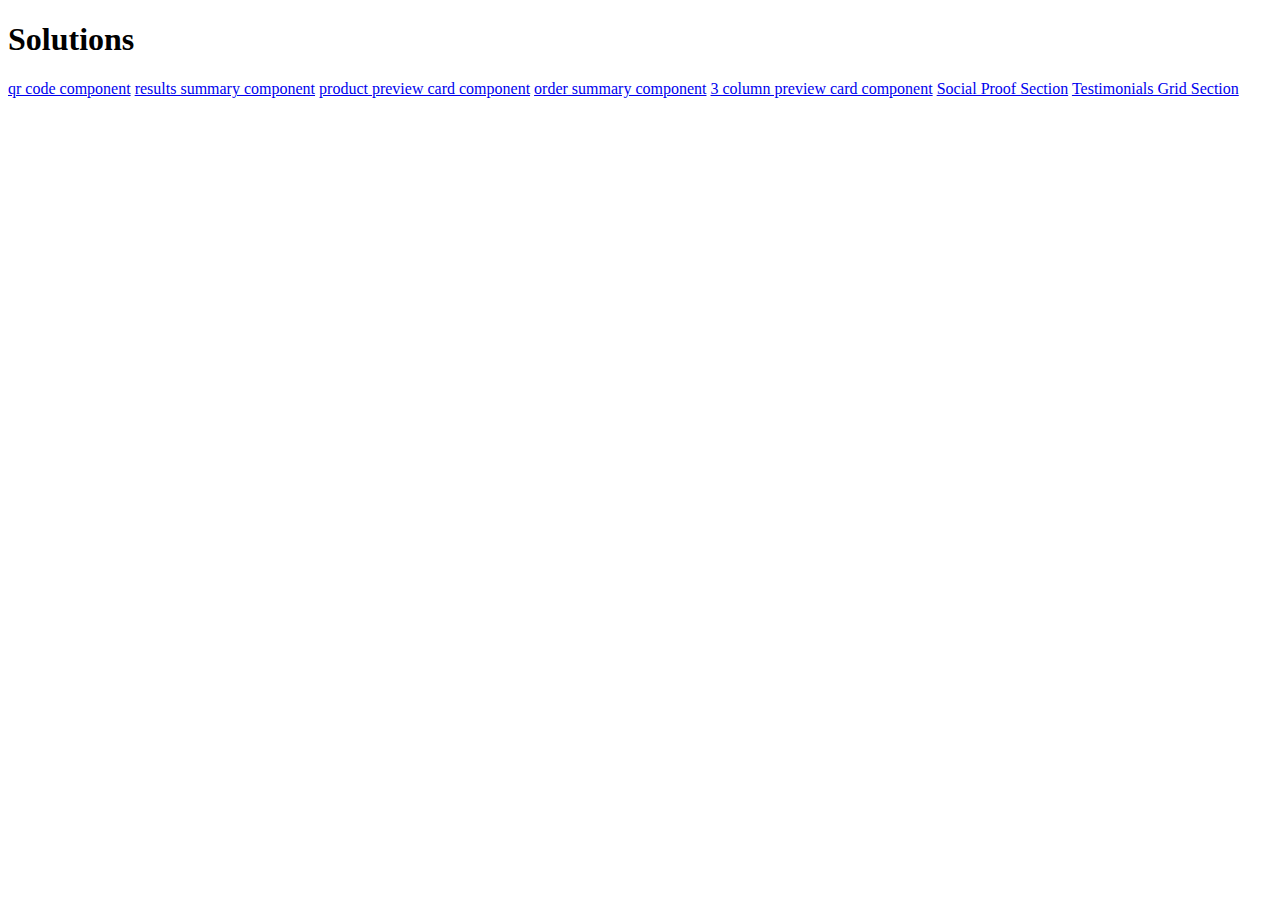
<file: index.html>
<!DOCTYPE html>
<html lang="en">
  <head>
    <meta charset="UTF-8" />
    <meta http-equiv="X-UA-Compatible" content="IE=edge" />
    <meta name="viewport" content="width=device-width, initial-scale=1.0" />
    <title>Solutions</title>
  </head>
  <body>
    <h1>Solutions</h1>
    <a href="qr-code-component">qr code component</a>
    <a href="results-summary-component-main">results summary component</a>
    <a href="product-preview-card-component-main"
      >product preview card component</a
    >
    <a href="order-summary-component-main">order summary component</a>
    <a href="3-column-preview-card-component-main"
      >3 column preview card component</a
    >
    <a href="social-proof-section-master">Social Proof Section</a>
    <a href="testimonials-grid-section-main">Testimonials Grid Section</a>
  </body>
</html>
</file>
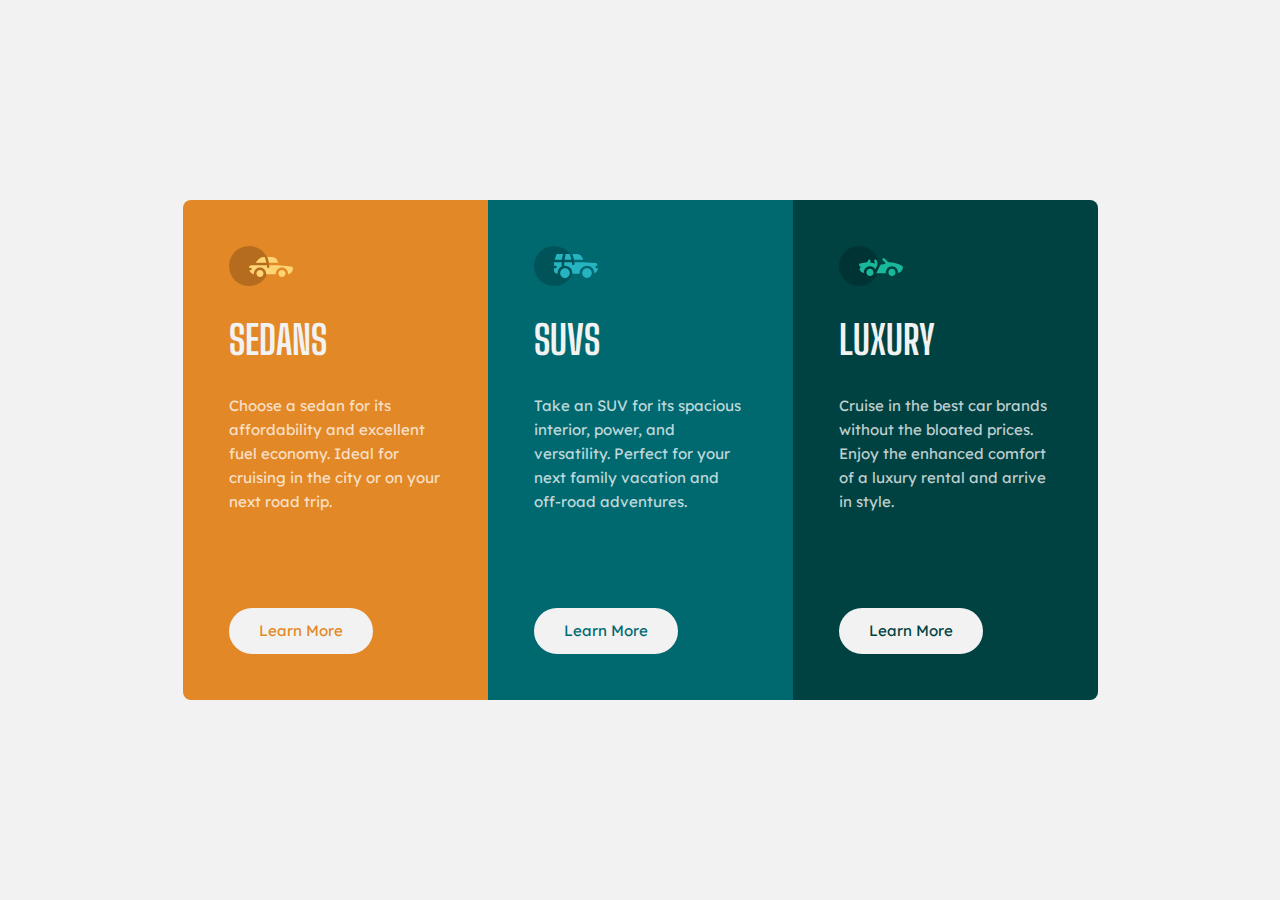
<file: 3-column-preview-card-component-main/index.html>
<!DOCTYPE html>
<html lang="en">
  <head>
    <meta charset="UTF-8" />
    <meta name="viewport" content="width=device-width, initial-scale=1.0" />
    <!-- displays site properly based on user's device -->

    <link rel="preconnect" href="https://fonts.googleapis.com" />
    <link rel="preconnect" href="https://fonts.gstatic.com" crossorigin />
    <link
      href="https://fonts.googleapis.com/css2?family=Big+Shoulders+Display:wght@700&family=Lexend+Deca&display=swap"
      rel="stylesheet"
    />
    <link
      rel="icon"
      type="image/png"
      sizes="32x32"
      href="./images/favicon-32x32.png"
    />
    <link rel="stylesheet" href="../reset.css" />
    <link rel="stylesheet" href="style.css" />
    <title>Frontend Mentor | 3-column preview card component</title>
  </head>
  <body>
    <main>
      <div class="grid-flow card">
        <section class="bg-accent padding-lg" data-accent="accent-1">
          <div class="section-grid">
            <svg width="64" height="40" xmlns="http://www.w3.org/2000/svg">
              <g fill="none" fill-rule="evenodd">
                <circle fill="#000" opacity=".201" cx="20" cy="20" r="20" />
                <path
                  d="M52.936 24.11c1.942 0 3.517 1.542 3.517 3.445 0 1.903-1.575 3.445-3.517 3.445s-3.516-1.542-3.516-3.445c0-1.903 1.574-3.445 3.516-3.445zm-21.957 0c1.942 0 3.517 1.542 3.517 3.445 0 1.903-1.575 3.445-3.517 3.445s-3.516-1.542-3.516-3.445c0-1.903 1.574-3.445 3.516-3.445zm6.948-4.848v1.429c0 .716.61 1.293 1.348 1.259a1.295 1.295 0 001.225-1.295v-1.393h8.256l13.483 1.313c.956.093 1.676.881 1.676 1.814 0 2.89-2.126 5.303-4.926 5.819.397-3.557-2.458-6.62-6.053-6.62-3.646 0-6.504 3.14-6.039 6.723h-9.879c.466-3.588-2.397-6.722-6.039-6.722-3.595 0-6.45 3.062-6.052 6.62-2.14-.398-3.916-1.912-4.61-3.931h1.142c.731 0 1.32-.598 1.285-1.322-.033-.678-.629-1.2-1.322-1.2H20v-.251c0-1.274 1.066-2.243 2.306-2.243h15.62zM42.59 11c2.645 0 4.99 1.556 5.972 3.963l.726 1.779H40.17L38.413 11h4.178zm-6.865 0l1.758 5.741H26.505l3.357-3.654A6.502 6.502 0 0134.644 11h1.082z"
                  fill="#FFD473"
                  fill-rule="nonzero"
                />
              </g>
            </svg>
            <h2 class="section-title">Sedans</h2>
            <p class="line-height">
              Choose a sedan for its affordability and excellent fuel economy.
              Ideal for cruising in the city or on your next road trip.
            </p>
          </div>
          <a class="link" href="#">Learn More</a>
        </section>
        <section class="bg-accent padding-lg" data-accent="accent-2">
          <div class="section-grid">
            <svg width="64" height="40" xmlns="http://www.w3.org/2000/svg">
              <g fill="none" fill-rule="evenodd">
                <circle fill="#000" opacity=".201" cx="20" cy="20" r="20" />
                <path
                  d="M31.002 22.358c2.917 0 5.18 2.593 4.762 5.506a4.828 4.828 0 01-2.962 3.778 4.797 4.797 0 01-5.3-1.165c-1.188-1.26-1.235-2.613-1.263-2.613-.42-2.924 1.857-5.506 4.763-5.506zm22 0c3.457 0 5.798 3.567 4.41 6.744A4.816 4.816 0 0152.3 31.94a4.826 4.826 0 01-4.06-4.077c-.42-2.915 1.846-5.506 4.762-5.506zm-15.04-6.083v1.462a1.29 1.29 0 001.352 1.29c.693-.033 1.227-.631 1.227-1.326v-1.426h8.3l13.056.716a1.29 1.29 0 011.164.917c.27.895.446 1.477.563 1.87h-1.047c-.694 0-1.291.534-1.324 1.228a1.29 1.29 0 001.288 1.352h1.445c-.164 2.225-1.57 4.193-3.6 5.05.13-4.212-3.255-7.63-7.384-7.63-4.317 0-7.762 3.718-7.358 8.086h-7.285c.43-4.655-3.503-8.531-8.131-8.046v-3.543h7.734zm-10.312 0v4.308a7.4 7.4 0 00-4.006 7.274 3.874 3.874 0 01-3.642-3.864v-1.635h1.46a1.29 1.29 0 000-2.58h-1.461v-3.213l.003-.29h7.646zm14.986-8.196c2.65 0 5 1.592 5.984 4.055l.63 1.579a5.525 5.525 0 01-.065-.004l-.026-.002-.034-.002-.022-.002a4.178 4.178 0 00-.224-.006l-.098-.001h-.039l-.136-.001h-.052l-.326-.001H40.211L38.528 8.08zm-13.632 0l-1.122 5.616h-7.144l1.47-4.71a1.29 1.29 0 011.231-.906h5.565zm6.832 0l1.683 5.615h-7.007l1.121-5.615h4.203z"
                  fill="#26B5C0"
                  fill-rule="nonzero"
                />
              </g>
            </svg>
            <h2 class="section-title">SUVs</h2>
            <p class="line-height">
              Take an SUV for its spacious interior, power, and versatility.
              Perfect for your next family vacation and off-road adventures.
            </p>
          </div>
          <a class="link" href="#">Learn More</a>
        </section>
        <section class="bg-accent padding-lg" data-accent="accent-3">
          <div class="section-grid">
            <svg width="64" height="40" xmlns="http://www.w3.org/2000/svg">
              <g fill="none" fill-rule="evenodd">
                <circle fill="#000" opacity=".201" cx="20" cy="20" r="20" />
                <path
                  d="M30.98 22.835c1.941 0 3.516 1.604 3.516 3.583 0 1.978-1.575 3.582-3.517 3.582s-3.516-1.604-3.516-3.582c0-1.979 1.574-3.583 3.516-3.583zm21.956 0c1.942 0 3.517 1.604 3.517 3.583 0 1.978-1.575 3.582-3.517 3.582s-3.516-1.604-3.516-3.582c0-1.979 1.574-3.583 3.516-3.583zm-9.143-10.45a1.27 1.27 0 011.819 0l3.715 3.784c4.444-.115 9.7 1.142 13.964 3.753.387.237.624.664.624 1.124 0 3.006-2.126 5.514-4.926 6.05.397-3.698-2.458-6.882-6.053-6.882-3.646 0-6.504 3.264-6.039 6.99h-9.669c.76-1.544.993-2.026 1.337-2.711l.082-.162c.421-.835 1.056-2.07 2.883-5.65 1.68-.023 3.47-.408 5.247-1.403l-2.984-3.04a1.328 1.328 0 010-1.854zm-7.68 1.064c.683-.2 1.395.202 1.592.898l.749 2.652a3.46 3.46 0 01-.247 2.51l-1.733 3.395-.216.424c-1.07-1.89-3.06-3.114-5.279-3.114-3.595 0-6.45 3.184-6.052 6.885-1.832-.347-3.414-1.537-4.278-3.276a1.331 1.331 0 01.117-1.376l.955-1.303-1.325-1.295c-.751-.735-.376-2.024.64-2.231l6.614-1.346.13-.026c.092-.019.145-.03.157-.031.314-.146 1.07-.591 1.07-1.506 0-.734.592-1.327 1.316-1.31.712.016 1.268.662 1.256 1.388a4.11 4.11 0 01-.348 1.611 22.69 22.69 0 014.7 1.146l-.7-2.473a1.314 1.314 0 01.882-1.622z"
                  fill="#19B89D"
                  fill-rule="nonzero"
                />
              </g>
            </svg>
            <h2 class="section-title">Luxury</h2>
            <p class="line-height">
              Cruise in the best car brands without the bloated prices. Enjoy
              the enhanced comfort of a luxury rental and arrive in style.
            </p>
          </div>
          <a class="link" href="#">Learn More</a>
        </section>
      </div>
    </main>
  </body>
</html>
</file>
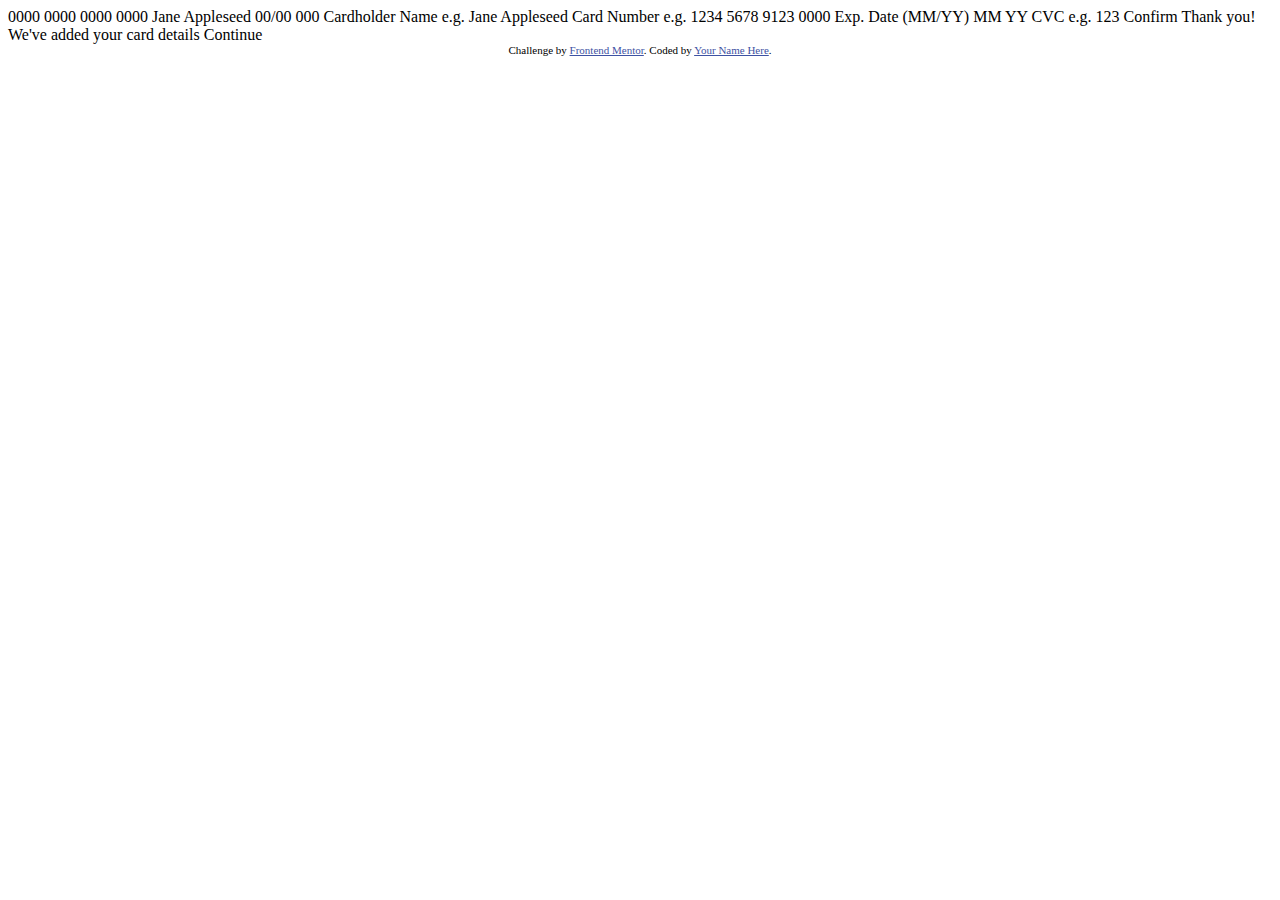
<file: interactive-card-details-form-main/index.html>
<!DOCTYPE html>
<html lang="en">
  <head>
    <meta charset="UTF-8" />
    <meta name="viewport" content="width=device-width, initial-scale=1.0" />
    <!-- displays site properly based on user's device -->

    <link
      rel="icon"
      type="image/png"
      sizes="32x32"
      href="./images/favicon-32x32.png"
    />

    <title>Frontend Mentor | Interactive card details form</title>

    <!-- Feel free to remove these styles or customise in your own stylesheet 👍 -->
    <style>
      .attribution {
        font-size: 11px;
        text-align: center;
      }
      .attribution a {
        color: hsl(228, 45%, 44%);
      }
    </style>
  </head>
  <body>
    0000 0000 0000 0000 Jane Appleseed 00/00 000 Cardholder Name e.g. Jane
    Appleseed Card Number e.g. 1234 5678 9123 0000 Exp. Date (MM/YY) MM YY CVC
    e.g. 123 Confirm

    <!-- Completed state start -->

    Thank you! We've added your card details Continue

    <div class="attribution">
      Challenge by
      <a href="https://www.frontendmentor.io?ref=challenge" target="_blank"
        >Frontend Mentor</a
      >. Coded by <a href="#">Your Name Here</a>.
    </div>
  </body>
</html>
</file>
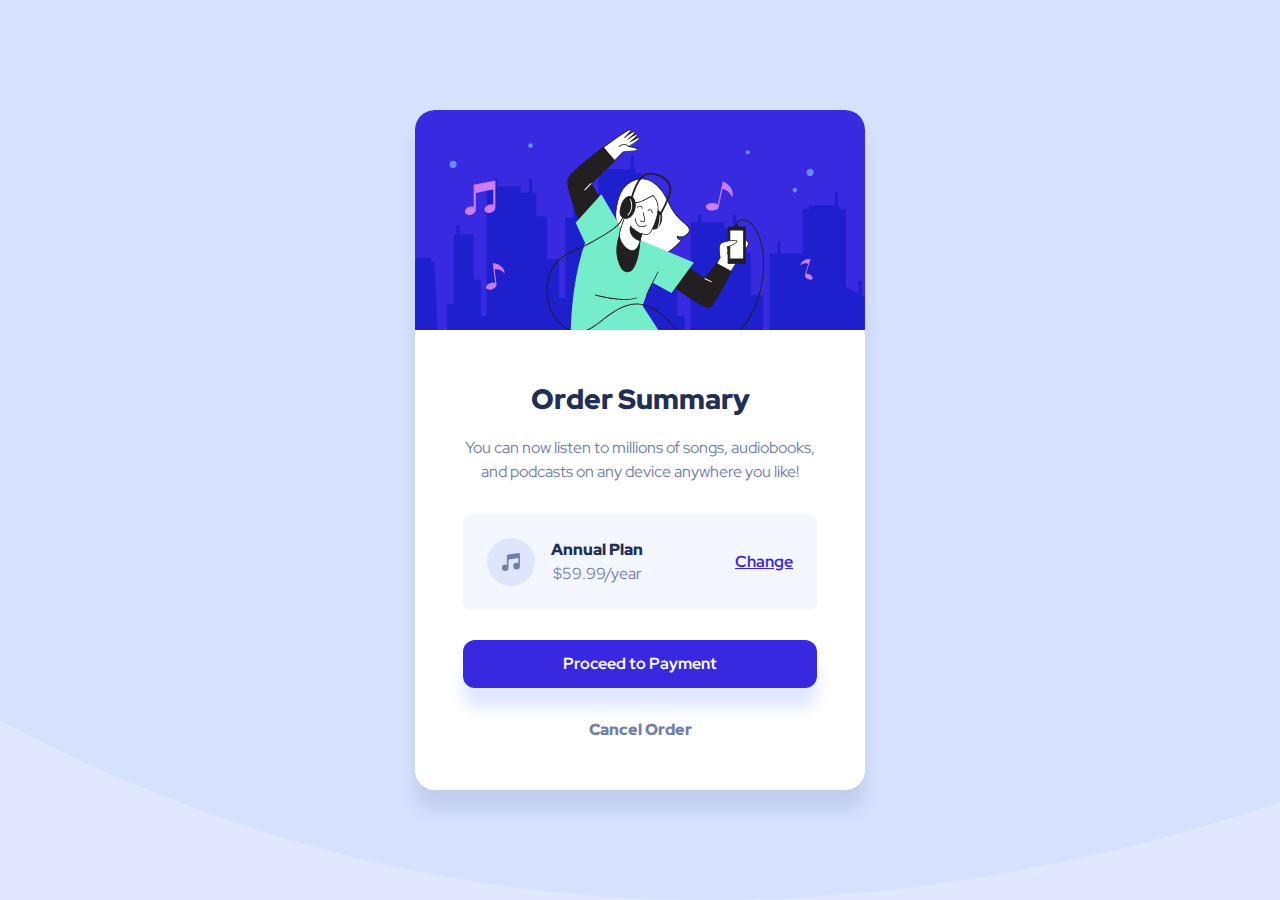
<file: order-summary-component-main/index.html>
<!DOCTYPE html>
<html lang="en">
  <head>
    <meta charset="UTF-8" />
    <meta name="viewport" content="width=device-width, initial-scale=1.0" />
    <!-- displays site properly based on user's device -->

    <link
      rel="icon"
      type="image/png"
      sizes="32x32"
      href="./images/favicon-32x32.png"
    />

    <title>Frontend Mentor | Order summary card</title>

    <link rel="preconnect" href="https://fonts.googleapis.com" />
    <link rel="preconnect" href="https://fonts.gstatic.com" crossorigin />
    <link
      href="https://fonts.googleapis.com/css2?family=Red+Hat+Display:wght@500;700;900&display=swap"
      rel="stylesheet"
    />
    <link rel="stylesheet" href="../reset.css" />
    <link rel="stylesheet" href="style.css" />
  </head>
  <body>
    <main>
      <div class="order">
        <img
          src="./images/illustration-hero.svg"
          alt="Person enjoying the product you are about to purchase"
        />
        <div class="order-summary grid-flow" data-spacing="large">
          <div class="grid-flow">
            <h1 class="order-title">Order Summary</h1>
            <p>
              You can now listen to millions of songs, audiobooks, and podcasts
              on any device anywhere you like!
            </p>
          </div>
          <div class="order-item flex-group">
            <div class="order-item-info">
              <svg xmlns="http://www.w3.org/2000/svg" width="48" height="48">
                <g fill="none" fill-rule="evenodd">
                  <circle cx="24" cy="24" r="24" fill="#DFE6FB" />
                  <path
                    fill="#717FA6"
                    fill-rule="nonzero"
                    d="M32.574 15.198a.81.81 0 00-.646-.19L20.581 16.63a.81.81 0 00-.696.803V26.934a3.232 3.232 0 00-1.632-.44A3.257 3.257 0 0015 29.747 3.257 3.257 0 0018.253 33a3.257 3.257 0 003.253-3.253v-8.37l9.726-1.39v5.327a3.232 3.232 0 00-1.631-.441 3.257 3.257 0 00-3.254 3.253 3.257 3.257 0 003.254 3.253 3.257 3.257 0 003.253-3.253V15.81a.81.81 0 00-.28-.613z"
                  />
                </g>
              </svg>
              <p class=""><span>Annual Plan</span>$59.99/year</p>
            </div>
            <a href="#">Change</a>
          </div>
          <button class="button">Proceed to Payment</button>
          <a href="#" class="order-cancel">Cancel Order</a>
        </div>
      </div>
    </main>
  </body>
</html>
</file>
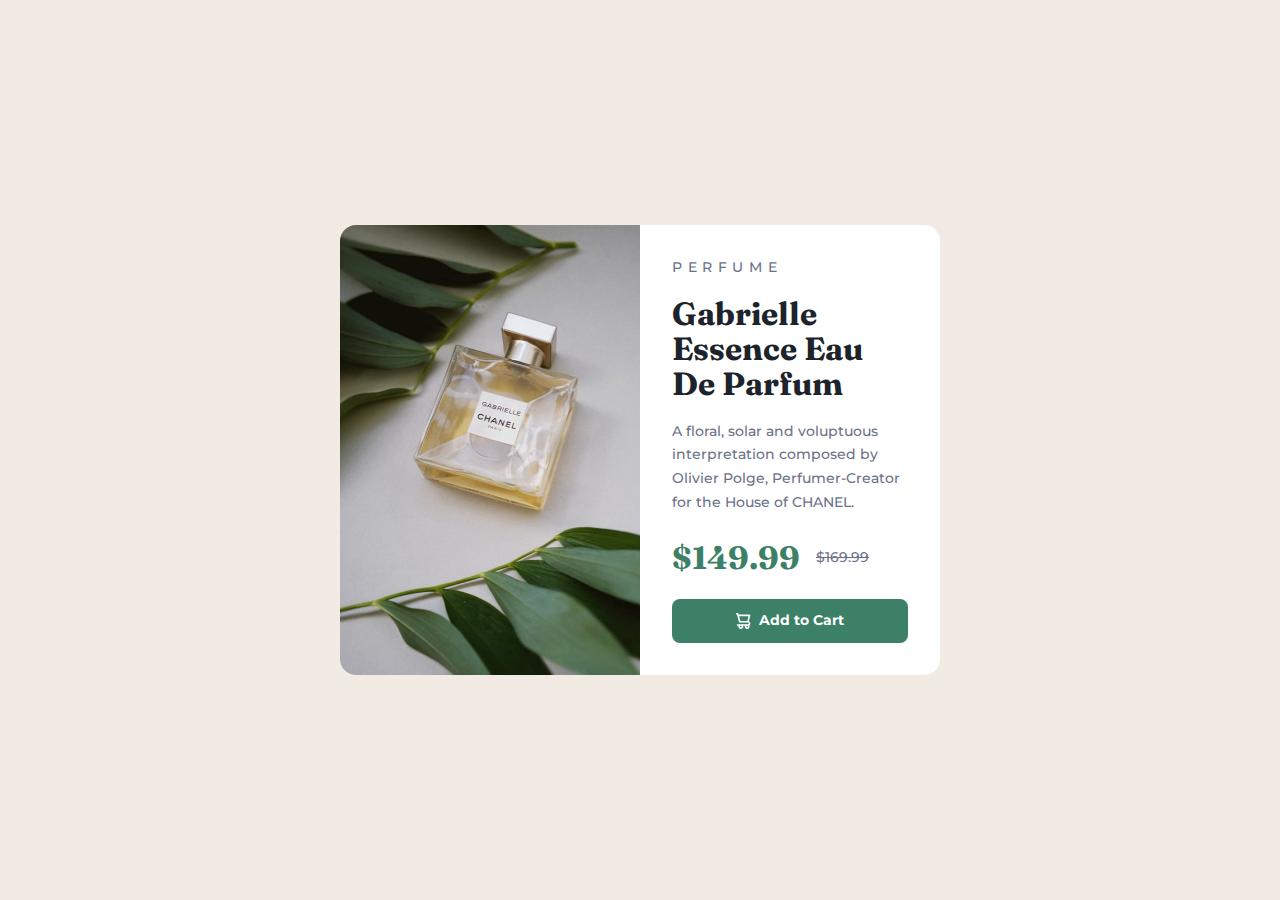
<file: product-preview-card-component-main/index.html>
<!DOCTYPE html>
<html lang="en">
  <head>
    <meta charset="UTF-8" />
    <meta name="viewport" content="width=device-width, initial-scale=1.0" />
    <link
      rel="icon"
      type="image/png"
      sizes="32x32"
      href="./images/favicon-32x32.png"
    />
    <title>Frontend Mentor | Product preview card component</title>
    <link rel="preconnect" href="https://fonts.googleapis.com" />
    <link rel="preconnect" href="https://fonts.gstatic.com" crossorigin />
    <link
      href="https://fonts.googleapis.com/css2?family=Fraunces:wght@700&family=Montserrat:wght@500;700&display=swap"
      rel="stylesheet"
    />
    <link rel="stylesheet" href="../reset.css" />
    <link rel="stylesheet" href="style.css" />
  </head>
  <body>
    <main>
      <article class="card">
        <picture class="item-image">
          <source
            srcset="images/image-product-desktop.jpg"
            media="(min-width: 600px)"
          />
          <img
            src="images/image-product-mobile.jpg"
            alt="Gabrielle Essence Eau De Parfum laying on a table surrounded by greenery."
          />
        </picture>
        <div class="item">
          <p class="item-category">Perfume</p>
          <h1 class="item-name">Gabrielle Essence Eau De Parfum</h1>
          <p class="item-description">
            A floral, solar and voluptuous interpretation composed by Olivier
            Polge, Perfumer-Creator for the House of <span>Chanel</span>.
          </p>
          <div class="item-price">
            <p class="sale-price">
              <span class="visually-hidden">Current price:</span>
              $149.99
            </p>
            <p class="msrp">
              <span class="visually-hidden">Original price:</span>
              $169.99
            </p>
          </div>
          <button class="button">
            <svg width="15" height="16" xmlns="http://www.w3.org/2000/svg">
              <path
                d="M14.383 10.388a2.397 2.397 0 0 0-1.518-2.222l1.494-5.593a.8.8 0 0 0-.144-.695.8.8 0 0 0-.631-.28H2.637L2.373.591A.8.8 0 0 0 1.598 0H0v1.598h.983l1.982 7.4a.8.8 0 0 0 .799.59h8.222a.8.8 0 0 1 0 1.599H1.598a.8.8 0 1 0 0 1.598h.943a2.397 2.397 0 1 0 4.507 0h1.885a2.397 2.397 0 1 0 4.331-.376 2.397 2.397 0 0 0 1.12-2.021ZM11.26 7.99H4.395L3.068 3.196h9.477L11.26 7.991Zm-6.465 6.392a.8.8 0 1 1 0-1.598.8.8 0 0 1 0 1.598Zm6.393 0a.8.8 0 1 1 0-1.598.8.8 0 0 1 0 1.598Z"
                fill="#FFF"
              />
            </svg>
            Add to Cart
          </button>
        </div>
      </article>
    </main>
  </body>
</html>
</file>
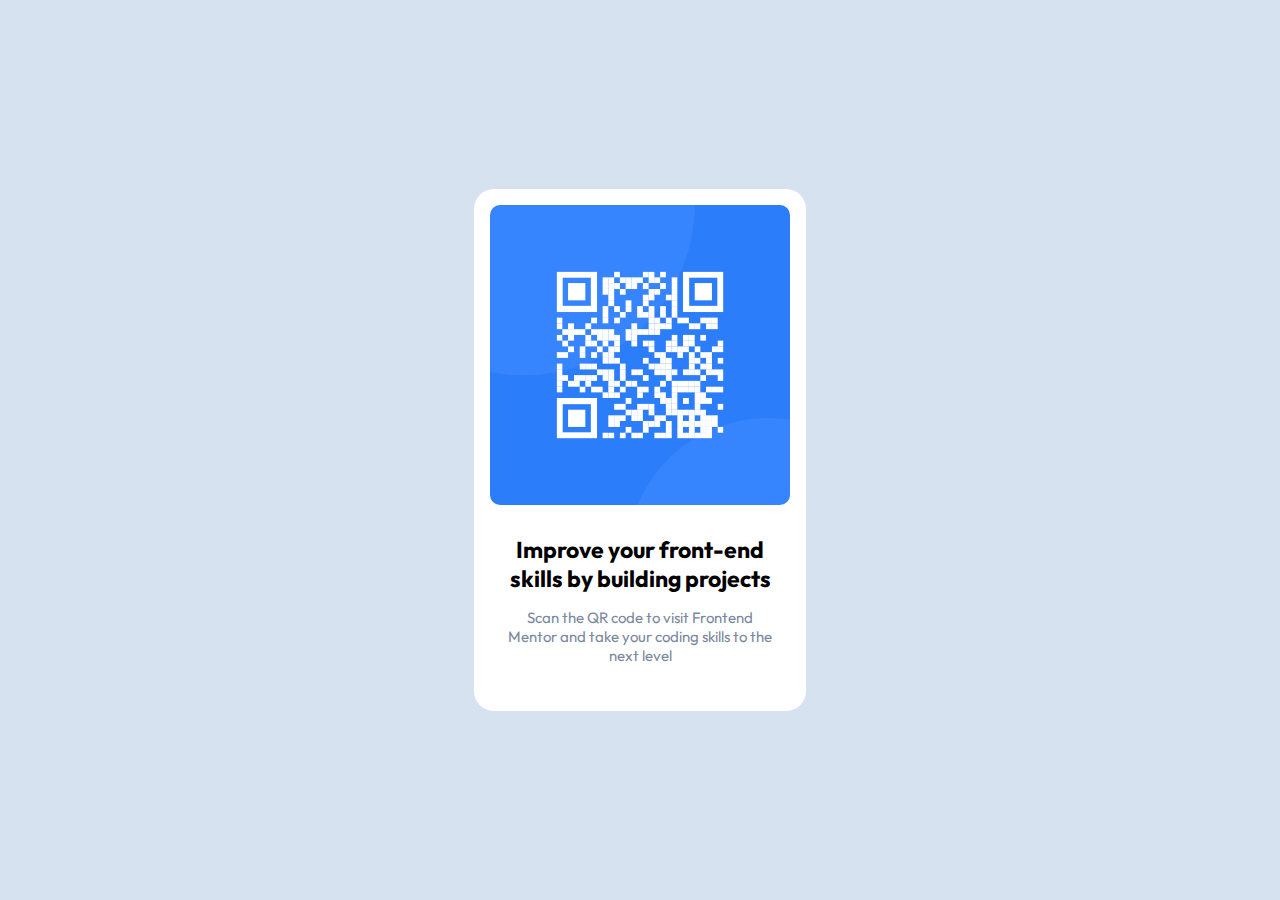
<file: qr-code-component/index.html>
<!DOCTYPE html>
<html lang="en">
  <head>
    <meta charset="UTF-8" />
    <meta name="viewport" content="width=device-width, initial-scale=1.0" />
    <!-- displays site properly based on user's device -->
    <link
      rel="icon"
      type="image/png"
      sizes="32x32"
      href="./images/favicon-32x32.png"
    />
    <link rel="preconnect" href="https://fonts.googleapis.com" />
    <link rel="preconnect" href="https://fonts.gstatic.com" crossorigin />
    <link
      href="https://fonts.googleapis.com/css2?family=Outfit:wght@400;700&display=swap"
      rel="stylesheet"
    />

    <style>
      body {
        margin: 0;
        font-family: "Outfit", sans-serif;
      }

      main {
        display: flex;
        min-height: 100vh;
        justify-content: center;
        align-items: center;
        background-color: hsl(212, 45%, 89%);
      }

      section {
        display: flex;
        flex-direction: column;
        background-color: hsl(0, 0%, 100%);
        width: 300px;
        padding: 1rem;
        border-radius: 20px;
        text-align: center;
      }

      img {
        border-radius: 10px;
      }

      h1 {
        font-size: 23px;
        font-weight: 700;
      }

      p {
        font-size: 15px;
        color: hsl(220, 15%, 55%);
        font-weight: 400;
      }

      div {
        padding: 15px;
      }
    </style>
    <title>Frontend Mentor | QR code component</title>
  </head>
  <body>
    <main>
      <section>
        <img src="./images/image-qr-code.png" alt="QR Code" />
        <div>
          <h1>Improve your front-end skills by building projects</h1>
          <p>
            Scan the QR code to visit Frontend Mentor and take your coding
            skills to the next level
          </p>
        </div>
      </section>
    </main>
  </body>
</html>
</file>
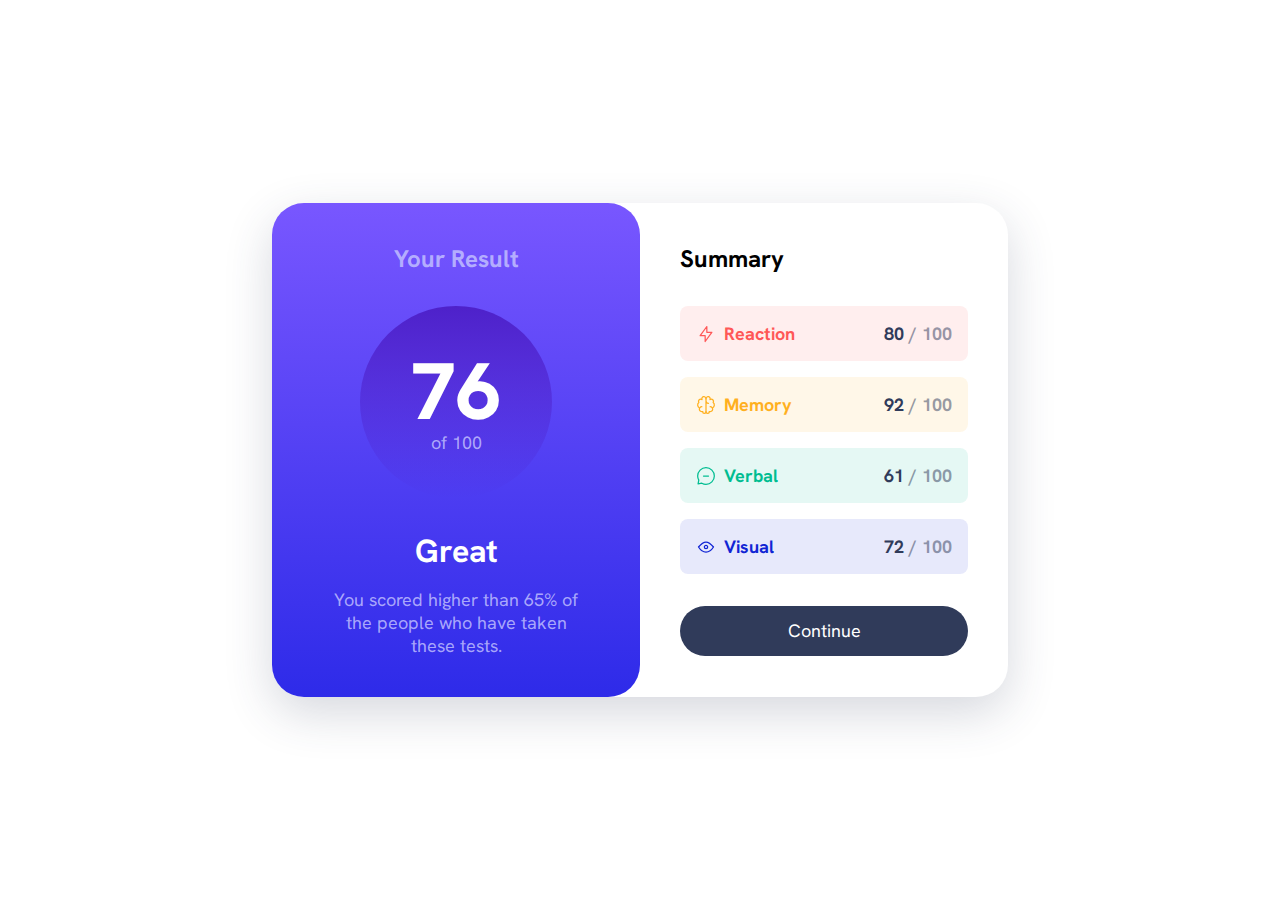
<file: results-summary-component-main/index.html>
<!DOCTYPE html>
<html lang="en">
  <head>
    <meta charset="UTF-8" />
    <meta name="viewport" content="width=device-width, initial-scale=1.0" />
    <link
      rel="icon"
      type="image/png"
      sizes="32x32"
      href="./assets/images/favicon-32x32.png"
    />
    <title>Frontend Mentor | Results summary component</title>
    <link rel="stylesheet" href="style.css" />
  </head>
  <body>
    <main>
      <div class="result-summary">
        <div class="result grid-flow" data-spacing="large">
          <h1 class="section-title">Your Result</h1>
          <p class="result-score"><span>76</span> of 100</p>
          <div class="grid-flow">
            <p class="result-rank">Great</p>
            <p>
              You scored higher than 65% of the people who have taken these
              tests.
            </p>
          </div>
        </div>
        <div class="summary grid-flow" data-spacing="large">
          <h2 class="section-title">Summary</h2>
          <div class="grid-flow">
            <div class="section-item" data-item-type="accent-1">
              <div class="flex-group">
                <svg
                  xmlns="http://www.w3.org/2000/svg"
                  width="20"
                  height="20"
                  fill="none"
                  viewBox="0 0 20 20"
                >
                  <path
                    stroke-linecap="round"
                    stroke-linejoin="round"
                    stroke-width="1.25"
                    d="M10.833 8.333V2.5l-6.666 9.167h5V17.5l6.666-9.167h-5Z"
                  />
                </svg>
                <p class="section-item-title">Reaction</p>
              </div>
              <p class="section-item-score"><span>80</span> / 100</p>
            </div>
            <div class="section-item" data-item-type="accent-2">
              <div class="flex-group">
                <svg
                  xmlns="http://www.w3.org/2000/svg"
                  width="20"
                  height="20"
                  fill="none"
                  viewBox="0 0 20 20"
                >
                  <path
                    stroke-linecap="round"
                    stroke-linejoin="round"
                    stroke-width="1.25"
                    d="M5.833 11.667a2.5 2.5 0 1 0 .834 4.858"
                  />
                  <path
                    stroke-linecap="round"
                    stroke-linejoin="round"
                    stroke-width="1.25"
                    d="M3.553 13.004a3.333 3.333 0 0 1-.728-5.53m.025-.067a2.083 2.083 0 0 1 2.983-2.824m.199.054A2.083 2.083 0 1 1 10 3.75v12.917a1.667 1.667 0 0 1-3.333 0M10 5.833a2.5 2.5 0 0 0 2.5 2.5m1.667 3.334a2.5 2.5 0 1 1-.834 4.858"
                  />
                  <path
                    stroke-linecap="round"
                    stroke-linejoin="round"
                    stroke-width="1.25"
                    d="M16.447 13.004a3.334 3.334 0 0 0 .728-5.53m-.025-.067a2.083 2.083 0 0 0-2.983-2.824M10 3.75a2.085 2.085 0 0 1 2.538-2.033 2.084 2.084 0 0 1 1.43 2.92m-.635 12.03a1.667 1.667 0 0 1-3.333 0"
                  />
                </svg>
                <p class="section-item-title">Memory</p>
              </div>
              <p class="section-item-score"><span>92</span> / 100</p>
            </div>
            <div class="section-item" data-item-type="accent-3">
              <div class="flex-group">
                <svg
                  xmlns="http://www.w3.org/2000/svg"
                  width="20"
                  height="20"
                  fill="none"
                  viewBox="0 0 20 20"
                >
                  <path
                    stroke-linecap="round"
                    stroke-linejoin="round"
                    stroke-width="1.25"
                    d="M7.5 10h5M10 18.333A8.333 8.333 0 1 0 1.667 10c0 1.518.406 2.942 1.115 4.167l-.699 3.75 3.75-.699A8.295 8.295 0 0 0 10 18.333Z"
                  />
                </svg>
                <p class="section-item-title">Verbal</p>
              </div>
              <p class="section-item-score"><span>61</span> / 100</p>
            </div>
            <div class="section-item" data-item-type="accent-4">
              <div class="flex-group">
                <svg
                  xmlns="http://www.w3.org/2000/svg"
                  width="20"
                  height="20"
                  fill="none"
                  viewBox="0 0 20 20"
                >
                  <path
                    stroke-linecap="round"
                    stroke-linejoin="round"
                    stroke-width="1.25"
                    d="M10 11.667a1.667 1.667 0 1 0 0-3.334 1.667 1.667 0 0 0 0 3.334Z"
                  />
                  <path
                    stroke-linecap="round"
                    stroke-linejoin="round"
                    stroke-width="1.25"
                    d="M17.5 10c-1.574 2.492-4.402 5-7.5 5s-5.926-2.508-7.5-5C4.416 7.632 6.66 5 10 5s5.584 2.632 7.5 5Z"
                  />
                </svg>
                <p class="section-item-title">Visual</p>
              </div>
              <p class="section-item-score"><span>72</span> / 100</p>
            </div>
          </div>
          <button class="button">Continue</button>
        </div>
      </div>
    </main>
  </body>
</html>
</file>
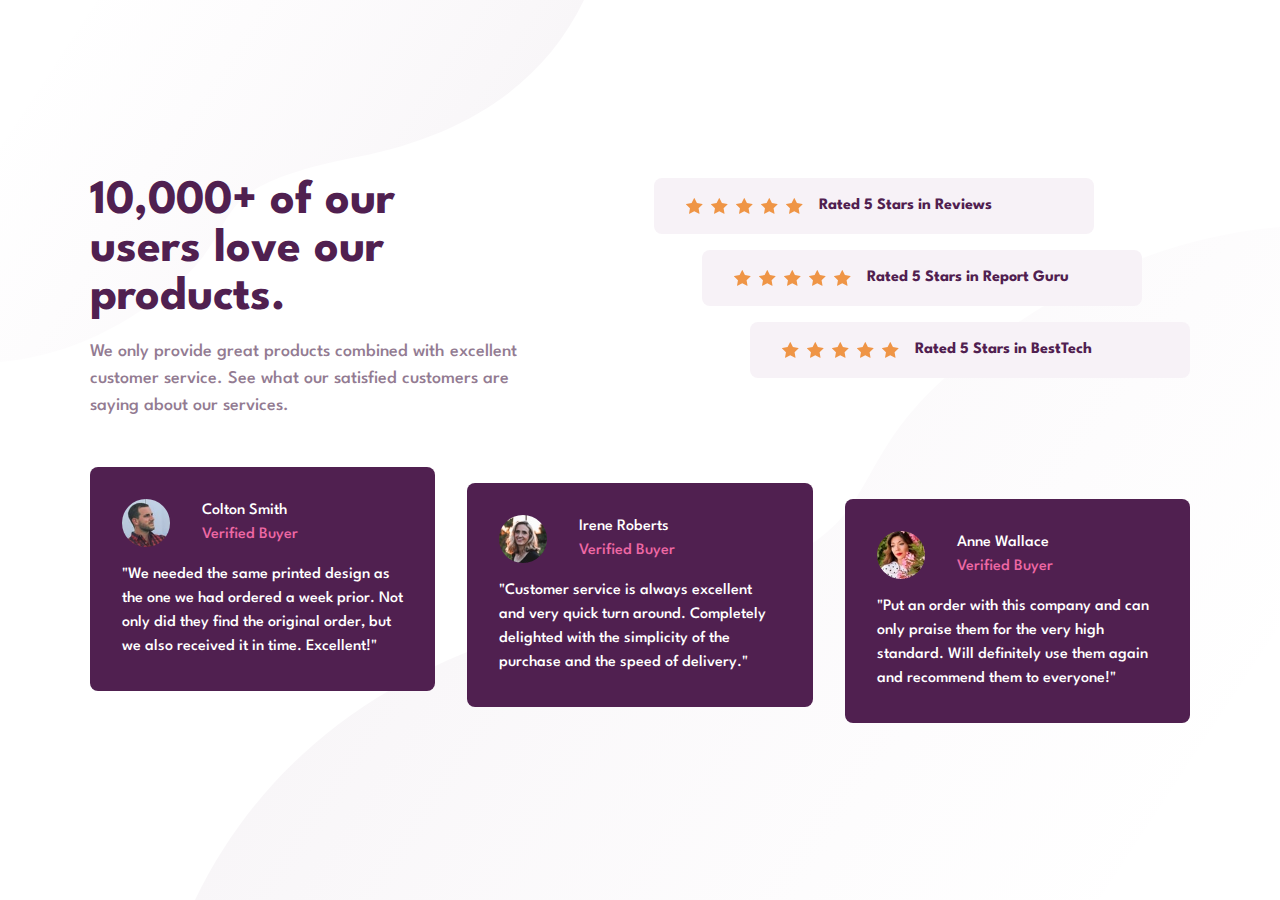
<file: social-proof-section-master/index.html>
<!DOCTYPE html>
<html lang="en">
  <head>
    <meta charset="UTF-8" />
    <meta name="viewport" content="width=device-width, initial-scale=1.0" />
    <!-- displays site properly based on user's device -->

    <link
      rel="icon"
      type="image/png"
      sizes="32x32"
      href="./images/favicon-32x32.png"
    />

    <link rel="preconnect" href="https://fonts.googleapis.com" />
    <link rel="preconnect" href="https://fonts.gstatic.com" crossorigin />
    <link
      href="https://fonts.googleapis.com/css2?family=League+Spartan:wght@400;500;700&display=swap"
      rel="stylesheet"
    />
    <link rel="stylesheet" href="../reset.css" />
    <link rel="stylesheet" href="style.css" />
    <title>Frontend Mentor | Social proof section</title>
  </head>
  <body>
    <main>
      <div class="lead">
        <h2 class="fs-900">10,000+ of our users love our products.</h2>
        <p>
          We only provide great products combined with excellent customer
          service. See what our satisfied customers are saying about our
          services.
        </p>
      </div>

      <ul class="ratings">
        <li class="rating">
          <div class="stars">
            <svg width="17" height="16" xmlns="http://www.w3.org/2000/svg">
              <path
                d="M16.539 6.097a.297.297 0 00-.24-.202l-5.36-.779L8.542.26a.296.296 0 00-.53 0L5.613 5.117l-5.36.779a.297.297 0 00-.165.505l3.88 3.78-.917 5.34a.297.297 0 00.43.312l4.795-2.52 4.794 2.52a.296.296 0 00.43-.313l-.916-5.338L16.464 6.4c.08-.08.11-.197.075-.304z"
                fill="#EF9546"
                fill-rule="nonzero"
              />
            </svg>
            <svg width="17" height="16" xmlns="http://www.w3.org/2000/svg">
              <path
                d="M16.539 6.097a.297.297 0 00-.24-.202l-5.36-.779L8.542.26a.296.296 0 00-.53 0L5.613 5.117l-5.36.779a.297.297 0 00-.165.505l3.88 3.78-.917 5.34a.297.297 0 00.43.312l4.795-2.52 4.794 2.52a.296.296 0 00.43-.313l-.916-5.338L16.464 6.4c.08-.08.11-.197.075-.304z"
                fill="#EF9546"
                fill-rule="nonzero"
              />
            </svg>
            <svg width="17" height="16" xmlns="http://www.w3.org/2000/svg">
              <path
                d="M16.539 6.097a.297.297 0 00-.24-.202l-5.36-.779L8.542.26a.296.296 0 00-.53 0L5.613 5.117l-5.36.779a.297.297 0 00-.165.505l3.88 3.78-.917 5.34a.297.297 0 00.43.312l4.795-2.52 4.794 2.52a.296.296 0 00.43-.313l-.916-5.338L16.464 6.4c.08-.08.11-.197.075-.304z"
                fill="#EF9546"
                fill-rule="nonzero"
              />
            </svg>
            <svg width="17" height="16" xmlns="http://www.w3.org/2000/svg">
              <path
                d="M16.539 6.097a.297.297 0 00-.24-.202l-5.36-.779L8.542.26a.296.296 0 00-.53 0L5.613 5.117l-5.36.779a.297.297 0 00-.165.505l3.88 3.78-.917 5.34a.297.297 0 00.43.312l4.795-2.52 4.794 2.52a.296.296 0 00.43-.313l-.916-5.338L16.464 6.4c.08-.08.11-.197.075-.304z"
                fill="#EF9546"
                fill-rule="nonzero"
              />
            </svg>
            <svg width="17" height="16" xmlns="http://www.w3.org/2000/svg">
              <path
                d="M16.539 6.097a.297.297 0 00-.24-.202l-5.36-.779L8.542.26a.296.296 0 00-.53 0L5.613 5.117l-5.36.779a.297.297 0 00-.165.505l3.88 3.78-.917 5.34a.297.297 0 00.43.312l4.795-2.52 4.794 2.52a.296.296 0 00.43-.313l-.916-5.338L16.464 6.4c.08-.08.11-.197.075-.304z"
                fill="#EF9546"
                fill-rule="nonzero"
              />
            </svg>
          </div>
          Rated 5 Stars in Reviews
        </li>
        <li class="rating">
          <div class="stars">
            <img src="./images/icon-star.svg" alt="star" srcset="" />
            <img src="./images/icon-star.svg" alt="star" srcset="" />
            <img src="./images/icon-star.svg" alt="star" srcset="" />
            <img src="./images/icon-star.svg" alt="star" srcset="" />
            <img src="./images/icon-star.svg" alt="star" srcset="" />
          </div>
          Rated 5 Stars in Report Guru
        </li>
        <li class="rating">
          <div class="stars">
            <img src="./images/icon-star.svg" alt="star" srcset="" />
            <img src="./images/icon-star.svg" alt="star" srcset="" />
            <img src="./images/icon-star.svg" alt="star" srcset="" />
            <img src="./images/icon-star.svg" alt="star" srcset="" />
            <img src="./images/icon-star.svg" alt="star" srcset="" />
          </div>
          Rated 5 Stars in BestTech
        </li>
      </ul>

      <ul class="quotes">
        <li class="quote">
          <blockquote>
            <div class="quote-info">
              <img
                class="avatar"
                src="./images/image-colton.jpg"
                alt="An image of colton"
              />
              <p class="quote-author">
                Colton Smith
                <span>Verified Buyer</span>
              </p>
            </div>
            <p>
              "We needed the same printed design as the one we had ordered a
              week prior. Not only did they find the original order, but we also
              received it in time. Excellent!"
            </p>
          </blockquote>
        </li>
        <li class="quote">
          <blockquote>
            <div class="quote-info">
              <img
                class="avatar"
                src="./images/image-irene.jpg"
                alt="An image of colton"
              />
              <p class="quote-author">
                Irene Roberts
                <span>Verified Buyer</span>
              </p>
            </div>
            <p>
              "Customer service is always excellent and very quick turn around.
              Completely delighted with the simplicity of the purchase and the
              speed of delivery."
            </p>
          </blockquote>
        </li>
        <li class="quote">
          <blockquote>
            <div class="quote-info">
              <img
                class="avatar"
                src="./images/image-anne.jpg"
                alt="An image of colton"
              />
              <p class="quote-author">
                Anne Wallace
                <span>Verified Buyer</span>
              </p>
            </div>
            <p>
              "Put an order with this company and can only praise them for the
              very high standard. Will definitely use them again and recommend
              them to everyone!"
            </p>
          </blockquote>
        </li>
      </ul>
    </main>
  </body>
</html>
</file>
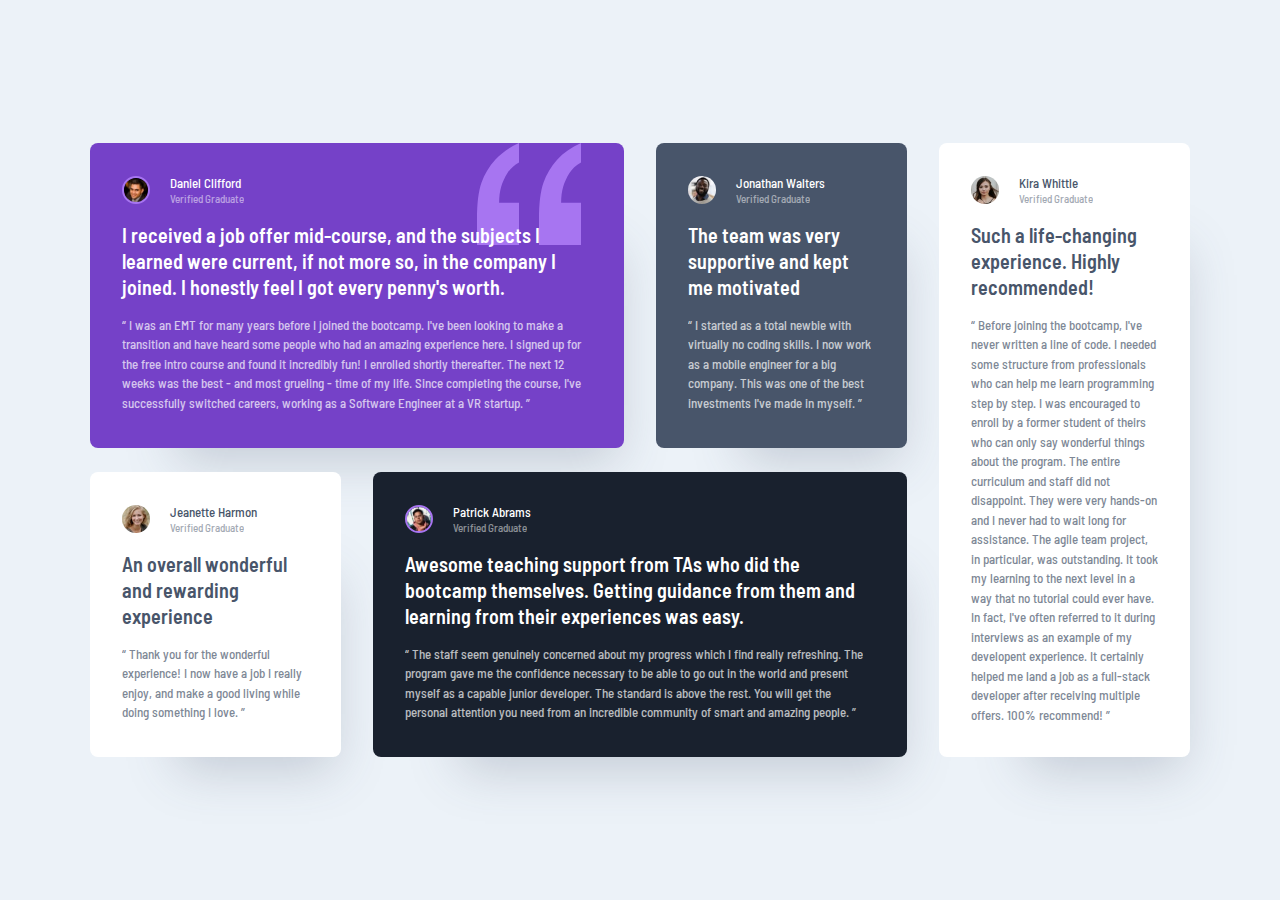
<file: testimonials-grid-section-main/index.html>
<!DOCTYPE html>
<html lang="en">
  <head>
    <meta charset="UTF-8" />
    <meta name="viewport" content="width=device-width, initial-scale=1.0" />
    <!-- displays site properly based on user's device -->

    <link
      rel="icon"
      type="image/png"
      sizes="32x32"
      href="./images/favicon-32x32.png"
    />
    <link rel="stylesheet" href="../reset.css" />
    <link rel="stylesheet" href="style.css" />

    <title>Frontend Mentor | Testimonials Grid Section</title>
  </head>
  <body>
    <main class="stack">
      <div class="card quote stack bg-primary-400 text-white col-span-2">
        <div class="media">
          <img
            class="border-primary-400"
            src="./images/image-daniel.jpg"
            alt="Daniel Clifford"
            srcset=""
          />
          <p>
            Daniel Clifford
            <span> Verified Graduate </span>
          </p>
        </div>
        <h2>
          I received a job offer mid-course, and the subjects I learned were
          current, if not more so, in the company I joined. I honestly feel I
          got every penny's worth.
        </h2>
        <p>
          “ I was an EMT for many years before I joined the bootcamp. I've been
          looking to make a transition and have heard some people who had an
          amazing experience here. I signed up for the free intro course and
          found it incredibly fun! I enrolled shortly thereafter. The next 12
          weeks was the best - and most grueling - time of my life. Since
          completing the course, I've successfully switched careers, working as
          a Software Engineer at a VR startup. ”
        </p>
      </div>
      <div class="card stack bg-secondary-400 text-white">
        <div class="media">
          <img
            src="./images/image-jonathan.jpg"
            alt="Jonathan Walters"
            srcset=""
          />
          <p>
            Jonathan Walters
            <span> Verified Graduate </span>
          </p>
        </div>
        <h2>The team was very supportive and kept me motivated</h2>
        <p>
          “ I started as a total newbie with virtually no coding skills. I now
          work as a mobile engineer for a big company. This was one of the best
          investments I've made in myself. ”
        </p>
      </div>
      <div class="card stack bg-white text-secondary-400">
        <div class="media">
          <img
            src="./images/image-jeanette.jpg"
            alt="Jeanette Harmon"
            srcset=""
          />
          <p>
            Jeanette Harmon
            <span> Verified Graduate </span>
          </p>
        </div>
        <h2>An overall wonderful and rewarding experience</h2>
        <p>
          “ Thank you for the wonderful experience! I now have a job I really
          enjoy, and make a good living while doing something I love. ”
        </p>
      </div>
      <div class="card stack bg-secondary-500 text-white col-span-2">
        <div class="media">
          <img
            class="border-primary-400"
            src="./images/image-patrick.jpg"
            alt="Patrick Abrams"
            srcset=""
          />
          <p>
            Patrick Abrams
            <span> Verified Graduate </span>
          </p>
        </div>
        <h2>
          Awesome teaching support from TAs who did the bootcamp themselves.
          Getting guidance from them and learning from their experiences was
          easy.
        </h2>
        <p>
          “ The staff seem genuinely concerned about my progress which I find
          really refreshing. The program gave me the confidence necessary to be
          able to go out in the world and present myself as a capable junior
          developer. The standard is above the rest. You will get the personal
          attention you need from an incredible community of smart and amazing
          people. ”
        </p>
      </div>
      <div class="card stack bg-white text-secondary-400 row-span-2">
        <div class="media">
          <img src="./images/image-kira.jpg" alt="Kira Whittle" srcset="" />
          <p>
            Kira Whittle
            <span> Verified Graduate </span>
          </p>
        </div>
        <h2>Such a life-changing experience. Highly recommended!</h2>
        <p>
          “ Before joining the bootcamp, I've never written a line of code. I
          needed some structure from professionals who can help me learn
          programming step by step. I was encouraged to enroll by a former
          student of theirs who can only say wonderful things about the program.
          The entire curriculum and staff did not disappoint. They were very
          hands-on and I never had to wait long for assistance. The agile team
          project, in particular, was outstanding. It took my learning to the
          next level in a way that no tutorial could ever have. In fact, I've
          often referred to it during interviews as an example of my developent
          experience. It certainly helped me land a job as a full-stack
          developer after receiving multiple offers. 100% recommend! ”
        </p>
      </div>
    </main>
  </body>
</html>
</file>
<file: 3-column-preview-card-component-main/style.css>
/* .bg-white .bg-accent .color-accent then set --clr-accent to --accent-1 etc. */
:root {
  --accent-1: hsl(31, 77%, 52%);
  --accent-2: hsl(184, 100%, 22%);
  --accent-3: hsl(179, 100%, 13%);

  --clr-primary-200: hsl(0, 0%, 95%);
  --clr-primary-400: hsla(0, 0%, 100%, 0.75);

  --font-base: "Lexend Deca", sans-serif;
  --font-accent: "Big Shoulders Display", cursive;

  --fs-400: 0.9375rem;

  --fw-400: 400;
  --fw-700: 700;
}

body {
  font-family: var(--font-base);
  font-weight: var(--fw-400);
  font-size: var(--fs-400);
  background-color: var(--clr-primary-200);
  color: var(--clr-primary-400);

  display: grid;
  place-items: center;
  margin-inline: 1.5rem;
  min-block-size: 100vh;
}

/* composition */

.grid-flow {
  display: grid;
  grid-template-rows: 1fr 1fr 1fr;
}

@media (min-width: 900px) {
  .grid-flow {
    grid-template-columns: 1fr 1fr 1fr;
    grid-template-rows: 1fr;
  }
}

.section-grid {
  display: grid;
  gap: 1.625rem;
}

/* utility */

section[data-accent="accent-1"] {
  --clr-accent: var(--accent-1);
}

section[data-accent="accent-2"] {
  --clr-accent: var(--accent-2);
}

section[data-accent="accent-3"] {
  --clr-accent: var(--accent-3);
}

.bg-accent {
  background-color: var(--clr-accent);
}

.padding-lg {
  padding: 2.875rem;
}

.line-height {
  line-height: 1.6;
}

/* block */

.card {
  border-radius: 0.5rem;
  overflow: hidden;
  max-width: 600px;
}

@media (min-width: 900px) {
  .card {
    max-width: 915px;
    min-height: 500px;
  }

  section {
    display: flex;
    flex-direction: column;
    justify-content: space-between;
    align-items: start;
  }
}

.section-title {
  font-family: var(--font-accent);
  color: var(--clr-primary-200);
  font-size: 2.5rem;
  text-transform: uppercase;
  line-height: 1.4;
}

.link {
  display: inline-block;
  padding: 0.625rem 1.75rem;
  margin-top: 1.625rem;
  border-radius: 100vw;
  text-decoration: none;
  background-color: var(--clr-primary-200);
  border: 2px solid var(--clr-primary-200);
  color: var(--clr-accent);
}

.link:is(:hover, :focus-visible) {
  background-color: var(--clr-accent);
  color: var(--clr-primary-200);
}
</file>
<file: order-summary-component-main/style.css>
:root {
  --clr-primary-200: hsl(224, 23%, 55%);
  --clr-primary-400: hsl(245, 83%, 68%);
  --clr-primary-500: hsl(245, 75%, 52%);
  --clr-primary-600: hsl(223, 47%, 23%);

  --clr-neutral-100: hsl(0, 0%, 100%);
  --clr-neutral-200: hsl(225, 100%, 98%);
  --clr-neutral-300: hsl(225, 100%, 94%);

  --font-family-base: "Red Hat Display", sans-serif;

  --fw-regular: 500;
  --fw-bold: 700;
  --fw-black: 900;

  --fs-300: 0.875rem;
  --fs-400: 1rem;
  --fs-500: 1.375rem;
  --fs-600: 1.75rem;
}

body {
  font-family: var(--font-family-base);
  font-weight: var(--fw-400);
  font-size: var(--fs-300);

  color: var(--clr-primary-200);

  display: grid;
  place-items: center;
  min-height: 100vh;

  background-color: var(--clr-neutral-300);
  background-image: url(./images/pattern-background-mobile.svg);
  background-size: cover;
  background-repeat: no-repeat;
}

.grid-flow {
  display: grid;
  gap: 1rem;
}

.flex-group {
  display: flex;
  justify-content: space-between;
  align-items: center;
}

.button {
  background: var(--clr-primary-500);
  color: var(--clr-neutral-100);
  border: 0;
  border-radius: 0.75rem;
  padding: 0.75rem;
  font-weight: var(--fw-bold);
  cursor: pointer;
  box-shadow: 0 1.25rem 1rem var(--clr-neutral-300);
}

.button:is(:hover, :focus-visible) {
  background: var(--clr-primary-400);
}

.order {
  text-align: center;
  margin-inline: 1.5rem;
  overflow: hidden;
  border-radius: 1.25rem;
  background: var(--clr-neutral-100);
  max-width: 450px;
  box-shadow: 0 1.25rem 1rem hsl(224, 23%, 55%, 0.2);
}

.order-summary {
  padding: 2rem 1.5rem;
}

.order-title {
  color: var(--clr-primary-600);
  font-size: var(--fs-500);
  font-weight: var(--fw-black);
}

.order-item {
  padding: 1.5rem 1rem;
  background: var(--clr-neutral-200);
  border-radius: 0.5rem;
}

.order-item span {
  color: var(--clr-primary-600);
  font-weight: var(--fw-black);
  display: block;
}

.order-item a {
  color: var(--clr-primary-500);
  font-weight: var(--fw-bold);
}

.order-item a:is(:hover, :focus-visible) {
  color: var(--clr-primary-400);
}

.order-item-info {
  display: flex;
  gap: 1rem;
}

.order-cancel {
  text-decoration: none;
  color: var(--clr-primary-200);
  font-weight: var(--fw-black);
}

.order-cancel:is(:hover, :focus-visible) {
  color: var(--clr-primary-600);
}

@media (min-width: 600px) {
  body {
    font-size: var(--fs-400);
    background-image: url("./images/pattern-background-desktop.svg");
  }

  .grid-flow[data-spacing="large"] {
    gap: 1.875rem;
  }

  .order-summary {
    padding: 3rem;
  }

  .order-title {
    font-size: var(--fs-600);
  }

  .order-item {
    padding: 1.5rem 1.5rem;
  }
}
</file>
<file: product-preview-card-component-main/style.css>
:root {
  --font-primary: "Montserrat", sans-serif;
  --font-secondary: "Fraunces", serif;

  --fw-default: 500;
  --fw-bold: 700;

  --fs-400: 0.875rem;
  --fs-900: 2rem;

  --clr-primary-100: hsl(30, 38%, 92%);
  --clr-primary-200: hsl(158, 36%, 37%);
  --clr-secondary-200: hsl(158, 36%, 20%);

  --clr-neutral-100: hsl(0, 0%, 100%);
  --clr-neutral-200: hsl(228, 12%, 48%);
  --clr-neutral-300: hsl(212, 21%, 14%);
}

body {
  background: var(--clr-primary-100);
  color: var(--clr-neutral-200);
  font-family: var(--font-primary);
  font-size: var(--fs-400);
  font-weight: var(--fw-default);
  display: grid;
  place-content: center;
  min-height: 100vh;
}

.visually-hidden:not(:focus):not(:active) {
  clip: rect(0 0 0 0);
  clip-path: inset(50%);
  height: 1px;
  overflow: hidden;
  position: absolute;
  white-space: nowrap;
  width: 1px;
}

.card {
  background: var(--clr-neutral-100);
  display: grid;
  max-width: 600px;
  overflow: hidden;
  border-radius: 1rem;
  margin: 1rem;
}

@media (min-width: 600px) {
  .card {
    grid-template-columns: 1fr 1fr;
    flex-direction: row;
  }
}

.item {
  padding: 1.5rem;
  display: grid;
  gap: 1rem;
}

@media (min-width: 600px) {
  .item {
    padding: 2rem;
  }
}

.item-category {
  text-transform: uppercase;
  letter-spacing: 0.4em;
}

.item-name {
  font-family: var(--font-secondary);
  font-size: var(--fs-900);
  color: var(--clr-neutral-300);
  line-height: 1.1;
}

.item-description {
  line-height: 1.7;
}

.item-description span {
  text-transform: uppercase;
}

.item-price {
  display: flex;
  gap: 1rem;
  align-items: center;
}

.sale-price {
  font-size: var(--fs-900);
  font-family: var(--font-secondary);
  font-weight: var(--fw-bold);
  color: var(--clr-primary-200);
}

.msrp {
  text-decoration: line-through;
}

.button {
  cursor: pointer;
  background: var(--clr-primary-200);
  color: var(--clr-neutral-100);
  border-radius: 0.5rem;
  padding: 0.75em 1.5em;
  font-weight: var(--fw-bold);
  border: 0;

  /* this is what I wanted */
  display: inline-flex;
  gap: 0.5rem;
  justify-content: center;
  align-items: center;
}

.button:hover,
.button:focus-visible {
  background: var(--clr-secondary-200);
}
</file>
<file: results-summary-component-main/style.css>
@font-face {
  font-family: "HankenGrotesk";
  font-display: swap;
  font-weight: 100 900;
  src: url("assets/fonts/HankenGrotesk-VariableFont_wght.ttf")
    format("truetype");
}

:root {
  --clr-primary-hsl-400: 252, 100%, 67%;
  --clr-primary-hsl-500: 256, 72%, 46%;
  --clr-secondary-hsl-400: 241, 81%, 54%;
  --clr-secondary-hsl-500: 241, 72%, 46%;

  --clr-neutral-hsl-100: 0, 0%, 100%;
  --clr-neutral-hsl-200: 221, 100%, 96%;
  --clr-neutral-hsl-300: 241, 100%, 89%;
  --clr-neutral-hsl-700: 224, 30%, 27%;

  --clr-neutral-100: hsl(var(--clr-neutral-hsl-100));
  --clr-neutral-200: hsl(var(--clr-neutral-hsl-200));
  --clr-neutral-300: hsl(var(--clr-neutral-hsl-300));
  --clr-neutral-700: hsl(var(--clr-neutral-hsl-700));

  --clr-primary-400: hsl(var(--clr-primary-hsl-400));
  --clr-primary-500: hsla(var(--clr-primary-hsl-500));
  --clr-secondary-400: hsl(var(--clr-secondary-hsl-400));

  --gradient-primary: linear-gradient(
    var(--clr-primary-400),
    var(--clr-secondary-400)
  );

  --gradient-to-transparent: linear-gradient(
    var(--clr-primary-500),
    hsl(var(--clr-secondary-hsl-500), 0)
  );

  --clr-accent-1: 0, 100%, 67%;
  --clr-accent-2: 39, 100%, 56%;
  --clr-accent-3: 166, 100%, 37%;
  --clr-accent-4: 234, 85%, 45%;

  --font-family-default: "HankenGrotesk", sans-serif;

  --fw-regular: 500;
  --fw-bold: 700;
  --fw-black: 800;

  --fs-400: 1.125rem;
  --fs-500: 1.25rem;
  --fs-600: 1.5rem;
  --fs-700: 1.75rem;
  --fs-800: 2rem;
  --fs-900: 5rem;
}

*,
*::before,
*::after {
  box-sizing: border-box;
}

* {
  margin: 0;
  font: inherit;
}

img,
svg {
  display: block;
  max-width: 100%;
}

body {
  font-family: var(--font-family-default);
  font-size: var(--fs-400);
}

@media (min-width: 600px) {
  body {
    min-height: 100vh;
    display: grid;
    place-items: center;
  }
}

.result-summary {
  --padding: 2.5rem;
  --border-radius: 2rem;

  display: grid;
  max-width: 46rem;
}

@media (min-width: 600px) {
  .result-summary {
    grid-template-columns: 1fr 1fr;
    border-radius: var(--border-radius);
    box-shadow: 0rem 1rem 3rem hsl(var(--clr-neutral-hsl-700), 0.2);
  }
}

.grid-flow {
  display: grid;
  gap: 1rem;
  align-content: start;
}

.grid-flow[data-spacing="large"] {
  gap: 2rem;
}

.flex-group {
  display: flex;
  gap: 0.5rem;
  align-items: center;
}

.result {
  padding: var(--padding) calc(var(--padding) * 1.5);
  background: var(--gradient-primary);
  color: hsl(var(--clr-neutral-hsl-300), 0.8);
  border-radius: 0 0 var(--border-radius) var(--border-radius);
  text-align: center;
}

@media (min-width: 600px) {
  .result {
    border-radius: var(--border-radius);
  }
}

.section-title {
  font-size: var(--fs-600);
  font-weight: var(--fw-bold);
}

.result-score {
  background: var(--gradient-to-transparent);
  display: grid;
  place-content: center;
  border-radius: 100vw;
  aspect-ratio: 1 / 1;
  width: 12rem;
  margin-inline: auto;
}

.result-score span {
  line-height: 1;
  font-size: var(--fs-900);
  color: var(--clr-neutral-100);
  font-weight: var(--fw-black);
}

.result-rank {
  font-size: var(--fs-800);
  font-weight: var(--fw-bold);
  color: var(--clr-neutral-100);
}

.summary {
  padding: var(--padding);
}

.section-item {
  display: flex;
  justify-content: space-between;
  align-items: center;
  font-weight: var(--fw-bold);
  padding: 1rem;
  background-color: hsl(var(--item-type), 0.1);
  border-radius: 0.5rem;
}

.section-item svg {
  stroke: hsl(var(--item-type));
}

.section-item-title {
  color: hsl(var(--item-type));
}

.section-item[data-item-type="accent-1"] {
  --item-type: var(--clr-accent-1);
}

.section-item[data-item-type="accent-2"] {
  --item-type: var(--clr-accent-2);
}

.section-item[data-item-type="accent-3"] {
  --item-type: var(--clr-accent-3);
}

.section-item[data-item-type="accent-4"] {
  --item-type: var(--clr-accent-4);
}
.section-item-score {
  color: hsl(var(--clr-neutral-hsl-700), 0.5);
}

.section-item-score span {
  color: hsl(var(--clr-neutral-hsl-700));
}

.button {
  border-radius: 100vw;
  background-color: var(--clr-neutral-700);
  color: var(--clr-neutral-100);
  border: none;
  padding: 1rem 2rem;
  line-height: 1;
  cursor: pointer;
}

.button:hover,
.button:focus-visible {
  background: var(--gradient-primary);
}
</file>
<file: social-proof-section-master/style.css>
:root {
  --font-base: "League Spartan", sans-serif;

  --clr-primary-500: hsl(333, 80%, 67%);
  --clr-primary-700: hsl(300, 43%, 22%);

  --clr-neutral-100: hsl(0, 0%, 100%);
  --clr-neutral-200: hsl(300, 24%, 96%);
  --clr-neutral-300: hsl(303, 10%, 53%);

  --fs-400: 1rem;
  --fs-500: 1.125rem;
  --fs-900: 2.5rem;

  --fw-400: 400;
  --fw-500: 500;
  --fw-700: 700;
}

@media (min-width: 900px) {
  :root {
    --fs-900: 3rem;
  }
}

/* globals */

body {
  background-image: url(./images/bg-pattern-top-mobile.svg),
    url(./images/bg-pattern-bottom-mobile.svg);
  background-repeat: no-repeat;
  background-position: top left, bottom right;

  font-family: var(--font-base);
  font-weight: var(--fw-500);
  font-size: var(--fs-400);

  display: grid;
  place-items: center;
  min-height: 100vh;

  padding-inline: 1.5rem;
  padding-block: 5rem;
}

main {
  display: grid;
  gap: 3rem;
  max-inline-size: 600px;
}

ul {
  list-style: none;
  padding: 0;
}

/* composition */
.flex-group {
  display: flex;
  gap: 2rem;
}

/* utility */

.fs-400 {
  font-size: var(--fs-400);
}
.fs-500 {
  font-size: var(--fs-500);
}
.fs-900 {
  font-size: var(--fs-900);
}

/* block */

.lead {
  text-align: center;
}

.lead > h2 {
  color: var(--clr-primary-700);
  line-height: 1;
  margin-block-end: 1rem;
}

.lead > p {
  color: var(--clr-neutral-300);
  font-size: var(--fs-500);
}

.ratings {
  display: flex;
  flex-direction: column;
  align-items: end;
  gap: 1rem;
}

.stars {
  display: flex;
  gap: 0.5rem;
}

.rating {
  display: flex;
  flex-direction: column;
  align-items: center;
  gap: 1rem;
  min-inline-size: 100%;
  font-weight: var(--fw-700);
  color: var(--clr-primary-700);
  background-color: var(--clr-neutral-200);
  padding-inline: 2rem;
  padding-block: 1rem;
  border-radius: 0.5rem;
}

.quotes {
  display: flex;
  flex-direction: column;
  gap: 1rem;
  align-items: start;
}

.quote {
  background-color: var(--clr-primary-700);
  color: var(--clr-neutral-100);
  border-radius: 0.5rem;
  padding: 2rem;
}

.quote-info {
  display: flex;
  gap: 2rem;
  margin-block-end: 1rem;
}

.quote-author > span {
  color: var(--clr-primary-500);
  display: block;
}

.avatar {
  border-radius: 100vw;
  aspect-ratio: 1 / 1;
  width: 48px;
}

@media (min-width: 900px) {
  body {
    background-image: url(./images/bg-pattern-top-desktop.svg),
      url(./images/bg-pattern-bottom-desktop.svg);
  }

  main {
    max-inline-size: 1100px;
    grid-template-columns: 1fr 1fr;
  }

  h2 {
    max-inline-size: 15ch;
  }

  p {
    max-inline-size: 40ch;
  }

  .lead {
    text-align: left;
  }

  .rating {
    flex-direction: row;
    min-inline-size: 440px;
  }

  .rating:nth-child(1) {
    margin-inline-end: 6rem;
  }

  .rating:nth-child(2) {
    margin-inline-end: 3rem;
  }

  .quotes {
    flex-direction: row;
    gap: 2rem;
    grid-column: span 2;
  }

  .quote:nth-child(2) {
    margin-block-start: 1rem;
  }

  .quote:nth-child(3) {
    margin-block-start: 2rem;
  }
}
</file>
<file: testimonials-grid-section-main/style.css>
/* barlow-semi-condensed-500 - latin */
@font-face {
  font-display: swap; /* Check https://developer.mozilla.org/en-US/docs/Web/CSS/@font-face/font-display for other options. */
  font-family: "Barlow Semi Condensed";
  font-style: normal;
  font-weight: 500;
  src: url("./fonts/barlow-semi-condensed-v15-latin-500.woff2") format("woff2"),
    /* Chrome 36+, Opera 23+, Firefox 39+ */
      url("./fonts/barlow-semi-condensed-v15-latin-500.woff") format("woff"); /* Chrome 5+, Firefox 3.6+, IE 9+, Safari 5.1+ */
}

/* barlow-semi-condensed-600 - latin */
@font-face {
  font-display: swap; /* Check https://developer.mozilla.org/en-US/docs/Web/CSS/@font-face/font-display for other options. */
  font-family: "Barlow Semi Condensed";
  font-style: normal;
  font-weight: 600;
  src: url("./fonts/barlow-semi-condensed-v15-latin-600.woff2") format("woff2"),
    /* Chrome 36+, Opera 23+, Firefox 39+ */
      url("./fonts/barlow-semi-condensed-v15-latin-600.woff") format("woff"); /* Chrome 5+, Firefox 3.6+, IE 9+, Safari 5.1+ */
}

:root {
  --fs--1: 0.6875rem;
  --fs-base: 0.8125rem;
  --fs-1: 1.25rem;

  --fw-base: 500;
  --fw-bold: 600;

  --ff-primary: "Barlow Semi Condensed", sans-serif;

  --clr-neutral-100: 0 0% 100%;
  --clr-neutral-200: 210 46% 95%;
  --clr-neutral-300: 0 0% 81%;

  --clr-primary-400: 263 55% 52%;

  --clr-secondary-400: 217 19% 35%;
  --clr-secondary-500: 219 29% 14%;
}

/* Global */

body {
  font-family: var(--ff-primary);
  font-size: var(--fs-base);
  font-weight: var(--fw-base);

  padding-inline: 1.5rem;
  padding-block: 5rem;

  display: grid;
  place-content: center;
  min-height: 100vh;

  background-color: hsl(var(--clr-neutral-200));
}

main {
  display: grid;
  row-gap: 1.5rem;
  max-inline-size: 1100px;
}

h2 {
  font-size: var(--fs-1);
  font-weight: var(--fw-bold);
  line-height: 1.3;
}

/* Utility */

.bg-primary-400 {
  background-color: hsl(var(--clr-primary-400));
}

.bg-secondary-400 {
  background-color: hsl(var(--clr-secondary-400));
}

.bg-secondary-500 {
  background-color: hsl(var(--clr-secondary-500));
}

.bg-white {
  background-color: hsl(var(--clr-neutral-100));
}

.text-white {
  color: hsl(var(--clr-neutral-100));
}

.text-secondary-400 {
  color: hsl(var(--clr-secondary-400));
}

.border-primary-400 {
  border: 2px solid #a775f1;
}

/* Blocks */

.card {
  display: grid;
  gap: 1rem;
  align-content: start;

  padding: 2rem;
  border-radius: 0.5rem;
  box-shadow: 2.5rem 3.75rem 3rem -3rem hsl(var(--clr-secondary-400) / 0.25);
}

.card.quote {
  background-image: url(./images/bg-pattern-quotation.svg);
  background-repeat: no-repeat;
  background-position: top right 10%;
}

.card > p {
  opacity: 0.7;
}

.media {
  display: flex;
  align-items: center;
  gap: 1.25rem;
  line-height: 1.3;
}

.media > img {
  border-radius: 9999px;
  width: 1.75rem;
  aspect-ratio: 1 / 1;
}

.media span {
  opacity: 0.5;
  display: block;
  font-size: var(--fs--1);
}

@media (min-width: 900px) {
  main {
    grid-auto-columns: 1fr;
    column-gap: 2rem;
  }

  .col-span-2 {
    grid-column: span 2;
  }

  .row-span-2 {
    grid-row: 1 / span 2;
    grid-column-start: 4;
  }
}
</file>
